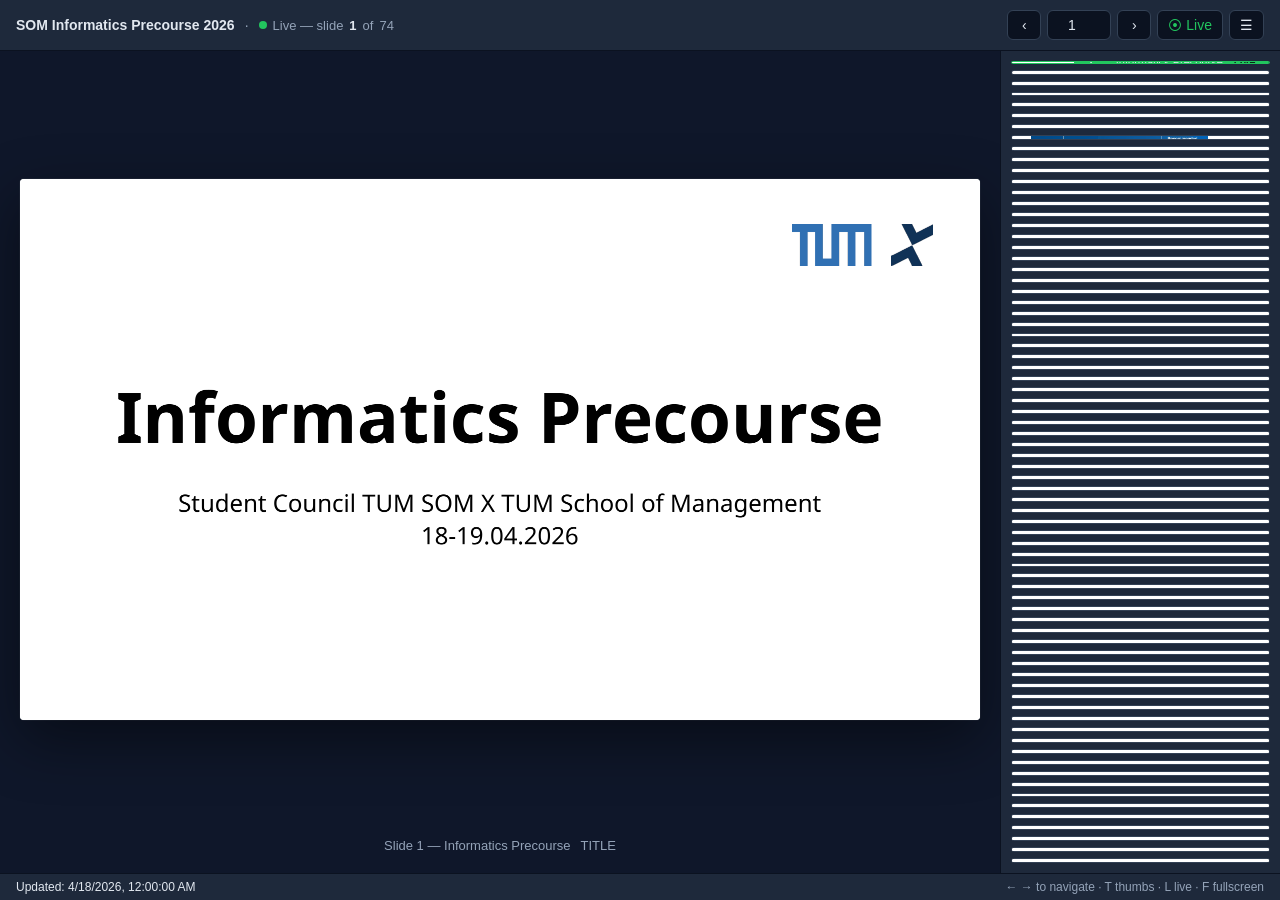
<file: docs/index.html>
<!doctype html>
<html lang="en">
<head>
<meta charset="utf-8" />
<meta name="viewport" content="width=device-width, initial-scale=1" />
<title>SOM Precourse 2026 — Live</title>
<link rel="stylesheet" href="style.css" />
</head>
<body>
<header class="topbar">
  <div class="brand">
    <strong>SOM Informatics Precourse 2026</strong>
    <span class="sep">·</span>
    <span id="live-indicator" class="live">
      <span class="dot"></span> Live — slide <span id="live-num">–</span> of <span id="total-num">–</span>
    </span>
  </div>
  <div class="controls">
    <button id="prev" title="Previous (←)" aria-label="Previous">‹</button>
    <input id="jump" type="number" min="1" value="1" aria-label="Jump to slide" />
    <button id="next" title="Next (→)" aria-label="Next">›</button>
    <button id="goto-live" title="Jump to current live slide (L)">⦿ Live</button>
    <button id="toggle-thumbs" title="Toggle thumbnails (T)">☰</button>
  </div>
</header>

<main>
  <section id="stage">
    <div id="slide" class="slide">
      <img id="slide-img" alt="" />
      <div class="missing-msg">
        Slide images haven't been built yet.
        <br>
        <small>The GitHub Actions workflow renders them on push — give it a minute after the first deploy.</small>
      </div>
    </div>
    <div class="stage-meta">
      <span id="viewing-num">Slide 1</span>
      <span id="layout-name" class="muted"></span>
    </div>
  </section>

  <aside id="thumbs" aria-label="Slide thumbnails"></aside>
</main>

<footer>
  <span>Updated: <span id="updated">–</span></span>
  <span class="muted">← → to navigate · T thumbs · L live · F fullscreen</span>
</footer>

<script src="viewer.js"></script>
</body>
</html>
</file>
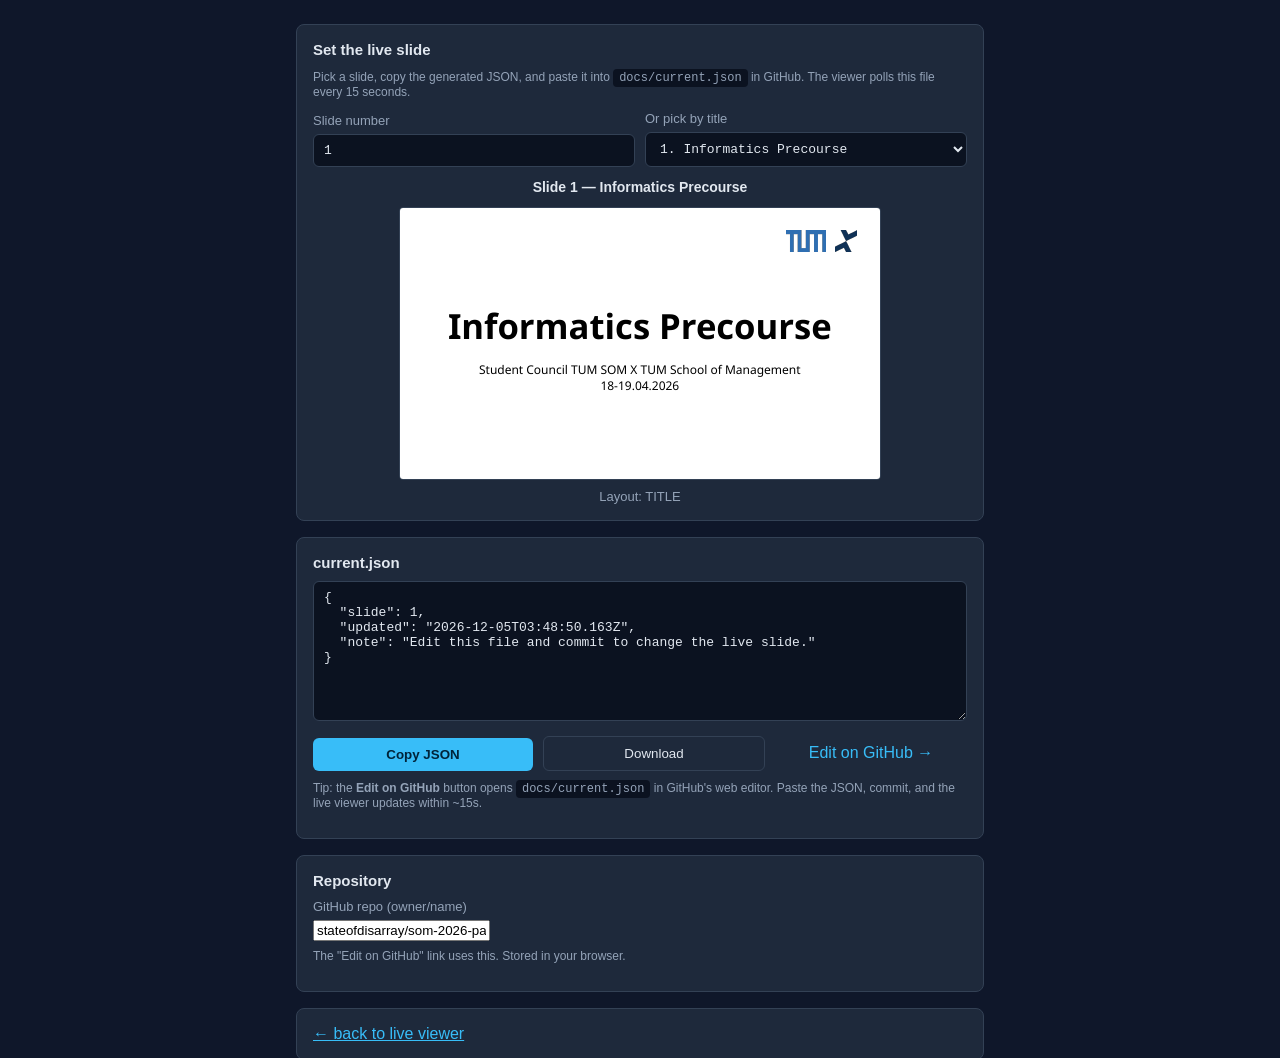
<file: docs/admin.html>
<!doctype html>
<html lang="en">
<head>
<meta charset="utf-8" />
<meta name="viewport" content="width=device-width, initial-scale=1" />
<title>Admin — set live slide</title>
<link rel="stylesheet" href="style.css" />
<style>
  body { overflow: auto; }
  .admin-wrap {
    max-width: 720px;
    margin: 24px auto;
    padding: 0 16px;
    display: flex;
    flex-direction: column;
    gap: 16px;
  }
  .card {
    background: var(--panel);
    border: 1px solid #334155;
    border-radius: 8px;
    padding: 16px;
  }
  .card h2 { margin: 0 0 10px; font-size: 15px; font-weight: 600; }
  label { display: block; font-size: 13px; color: var(--muted); margin-bottom: 6px; }
  input[type=number], select, textarea {
    width: 100%;
    background: var(--panel-2);
    color: var(--text);
    border: 1px solid #334155;
    border-radius: 6px;
    padding: 8px 10px;
    font-family: ui-monospace, SFMono-Regular, Menlo, monospace;
    font-size: 13px;
  }
  textarea { min-height: 140px; resize: vertical; }
  .row { display: flex; gap: 10px; align-items: flex-end; }
  .row > * { flex: 1; }
  button.primary {
    background: var(--accent);
    color: #00243a;
    border: 0;
    padding: 9px 14px;
    border-radius: 6px;
    font-weight: 600;
    cursor: pointer;
  }
  button.ghost {
    background: transparent;
    color: var(--text);
    border: 1px solid #334155;
    padding: 9px 14px;
    border-radius: 6px;
    cursor: pointer;
  }
  .slide-preview { text-align: center; font-size: 13px; color: var(--muted); }
  .slide-preview strong { color: var(--text); font-size: 14px; display: block; margin-bottom: 4px; }
  code { background: var(--panel-2); padding: 2px 6px; border-radius: 4px; }
  a { color: var(--accent); }
  .muted-small { font-size: 12px; color: var(--muted); }
</style>
</head>
<body>
<div class="admin-wrap">
  <div class="card">
    <h2>Set the live slide</h2>
    <p class="muted-small">Pick a slide, copy the generated JSON, and paste it into <code>docs/current.json</code> in GitHub. The viewer polls this file every 15 seconds.</p>

    <div class="row">
      <div>
        <label for="slide-num">Slide number</label>
        <input id="slide-num" type="number" min="1" value="1" />
      </div>
      <div>
        <label for="slide-pick">Or pick by title</label>
        <select id="slide-pick"></select>
      </div>
    </div>

    <div class="slide-preview" id="preview" style="margin-top:12px"></div>
  </div>

  <div class="card">
    <h2>current.json</h2>
    <textarea id="output" spellcheck="false"></textarea>
    <div class="row" style="margin-top:10px">
      <button class="primary" id="copy">Copy JSON</button>
      <button class="ghost" id="download">Download</button>
      <a class="ghost" id="edit-on-github" target="_blank" rel="noopener" style="text-align:center; text-decoration:none; line-height:36px">Edit on GitHub →</a>
    </div>
    <p class="muted-small" style="margin-top:10px">Tip: the <strong>Edit on GitHub</strong> button opens <code>docs/current.json</code> in GitHub's web editor. Paste the JSON, commit, and the live viewer updates within ~15s.</p>
  </div>

  <div class="card">
    <h2>Repository</h2>
    <label for="repo-input">GitHub repo (owner/name)</label>
    <input id="repo-input" type="text" placeholder="stateofdisarray/som-2026-pages" />
    <p class="muted-small" style="margin-top:8px">The "Edit on GitHub" link uses this. Stored in your browser.</p>
  </div>

  <div class="card">
    <a href="index.html">← back to live viewer</a>
  </div>
</div>

<script>
(async () => {
  const deck = await (await fetch("slides.json")).json();
  const numInput = document.getElementById("slide-num");
  const picker = document.getElementById("slide-pick");
  const preview = document.getElementById("preview");
  const output = document.getElementById("output");
  const repoInput = document.getElementById("repo-input");
  const editLink = document.getElementById("edit-on-github");

  numInput.max = deck.count;

  const title = (slide) => slide.title || slide.layout || "Slide";

  for (const s of deck.slides) {
    const opt = document.createElement("option");
    opt.value = s.index;
    opt.textContent = `${s.index}. ${title(s)}`;
    picker.appendChild(opt);
  }

  const STORAGE_REPO = "som2026.repo";
  repoInput.value = localStorage.getItem(STORAGE_REPO) || "stateofdisarray/som-2026-pages";
  repoInput.addEventListener("change", () => {
    localStorage.setItem(STORAGE_REPO, repoInput.value.trim());
    update();
  });

  async function loadCurrent() {
    try {
      const r = await fetch("current.json?_=" + Date.now());
      const d = await r.json();
      if (d.slide) {
        numInput.value = d.slide;
        picker.value = d.slide;
      }
    } catch (_) {}
  }

  function update() {
    const n = Math.max(1, Math.min(deck.count, Number(numInput.value) || 1));
    numInput.value = n;
    picker.value = n;
    const slide = deck.slides[n - 1];
    const nz = String(n).padStart(2, "0");
    preview.innerHTML =
      `<strong>Slide ${n} — ${title(slide)}</strong>` +
      `<img src="slides/thumb-${nz}.png" alt="" onerror="this.style.display='none'" ` +
      `style="max-width:100%; margin-top:8px; border-radius:4px; border:1px solid #334155;">` +
      `<div style="margin-top:6px">Layout: ${slide.layout || "—"}</div>`;
    const payload = {
      slide: n,
      updated: new Date().toISOString(),
      note: "Edit this file and commit to change the live slide."
    };
    output.value = JSON.stringify(payload, null, 2) + "\n";

    const repo = (repoInput.value || "").trim();
    if (repo) {
      editLink.href = `https://github.com/${repo}/edit/claude/powerpoint-to-website-Mub1B/docs/current.json`;
      editLink.classList.remove("disabled");
    } else {
      editLink.removeAttribute("href");
    }
  }

  numInput.addEventListener("input", update);
  picker.addEventListener("change", () => { numInput.value = picker.value; update(); });

  document.getElementById("copy").addEventListener("click", async () => {
    await navigator.clipboard.writeText(output.value);
    const b = document.getElementById("copy");
    const prev = b.textContent;
    b.textContent = "Copied!";
    setTimeout(() => b.textContent = prev, 1200);
  });

  document.getElementById("download").addEventListener("click", () => {
    const blob = new Blob([output.value], { type: "application/json" });
    const a = document.createElement("a");
    a.href = URL.createObjectURL(blob);
    a.download = "current.json";
    a.click();
  });

  await loadCurrent();
  update();
})();
</script>
</body>
</html>
</file>
<file: docs/style.css>
:root {
  --bg: #0f172a;
  --panel: #1e293b;
  --panel-2: #0b1220;
  --text: #e2e8f0;
  --muted: #94a3b8;
  --accent: #38bdf8;
  --live: #22c55e;
}

* { box-sizing: border-box; }
html, body { margin: 0; height: 100%; }
body {
  font-family: -apple-system, BlinkMacSystemFont, "Segoe UI", Roboto, "Helvetica Neue", Arial, sans-serif;
  background: var(--bg);
  color: var(--text);
  overflow: hidden;
  display: flex;
  flex-direction: column;
}

.topbar {
  display: flex;
  justify-content: space-between;
  align-items: center;
  padding: 10px 16px;
  background: var(--panel);
  border-bottom: 1px solid #0b1220;
  flex-shrink: 0;
  gap: 12px;
}
.brand { display: flex; align-items: center; gap: 10px; font-size: 14px; }
.brand .sep { color: var(--muted); }
.live { color: var(--muted); display: inline-flex; align-items: center; gap: 6px; font-size: 13px; }
.live .dot {
  width: 8px; height: 8px; border-radius: 50%;
  background: var(--live); box-shadow: 0 0 0 0 rgba(34,197,94,0.6);
  animation: pulse 1.8s infinite;
}
@keyframes pulse {
  0%   { box-shadow: 0 0 0 0 rgba(34,197,94,0.7); }
  70%  { box-shadow: 0 0 0 10px rgba(34,197,94,0); }
  100% { box-shadow: 0 0 0 0 rgba(34,197,94,0); }
}
.live.stale .dot { background: #ef4444; animation: none; }
.live #live-num { color: var(--text); font-weight: 600; }

.controls { display: flex; gap: 6px; align-items: center; }
.controls button, .controls input {
  background: var(--panel-2);
  color: var(--text);
  border: 1px solid #334155;
  padding: 6px 10px;
  border-radius: 6px;
  font-size: 14px;
  cursor: pointer;
  min-width: 34px;
}
.controls button:hover { border-color: var(--accent); }
.controls input { width: 64px; cursor: text; text-align: center; }
#goto-live { color: var(--live); }

main {
  flex: 1;
  display: grid;
  grid-template-columns: 1fr 280px;
  min-height: 0;
}
main.no-thumbs { grid-template-columns: 1fr; }
main.no-thumbs #thumbs { display: none; }

#stage {
  display: flex;
  flex-direction: column;
  align-items: center;
  justify-content: center;
  padding: 20px;
  min-height: 0;
  overflow: hidden;
}

.slide {
  position: relative;
  max-width: 100%;
  max-height: 100%;
  min-height: 0;
  flex: 1 1 auto;
  display: flex;
  align-items: center;
  justify-content: center;
  width: 100%;
}
.slide img {
  max-width: 100%;
  max-height: 100%;
  object-fit: contain;
  cursor: pointer;
  background: #fff;
  box-shadow: 0 20px 60px rgba(0,0,0,0.45), 0 0 0 1px rgba(255,255,255,0.05);
  border-radius: 4px;
  user-select: none;
}
.slide .missing-msg {
  display: none;
  position: absolute;
  top: 50%; left: 50%;
  transform: translate(-50%, -50%);
  background: var(--panel-2);
  color: var(--muted);
  border: 1px dashed #334155;
  border-radius: 8px;
  padding: 24px 32px;
  text-align: center;
  max-width: 420px;
  font-size: 14px;
  line-height: 1.5;
}
.slide .missing-msg small { color: var(--muted); }
.slide.missing img { display: none; }
.slide.missing .missing-msg { display: block; }

.stage-meta {
  margin-top: 10px;
  display: flex;
  gap: 10px;
  font-size: 13px;
  color: var(--muted);
  align-items: center;
}
.muted { color: var(--muted); }

#thumbs {
  background: var(--panel);
  border-left: 1px solid #0b1220;
  overflow-y: auto;
  padding: 10px;
  display: flex;
  flex-direction: column;
  gap: 6px;
}
.thumb {
  background: var(--panel-2);
  border: 1px solid #334155;
  border-radius: 6px;
  cursor: pointer;
  overflow: hidden;
  transition: border-color 0.15s;
}
.thumb:hover { border-color: var(--accent); }
.thumb.viewing { border-color: var(--accent); }
.thumb.live {
  border-color: var(--live);
  box-shadow: 0 0 0 1px var(--live) inset;
}
.thumb.live.viewing { box-shadow: 0 0 0 2px var(--live) inset; }

.thumb-img {
  width: 100%;
  aspect-ratio: 16 / 9;
  background: #fff;
  overflow: hidden;
  display: flex;
  align-items: center;
  justify-content: center;
}
.thumb-img img {
  width: 100%;
  height: 100%;
  object-fit: cover;
  display: block;
}
.thumb-meta {
  padding: 4px 8px;
  font-size: 11px;
  color: var(--muted);
  display: flex;
  align-items: center;
  gap: 6px;
}
.thumb.viewing .thumb-meta { color: var(--text); }
.thumb .n { font-weight: 700; min-width: 22px; }
.thumb .title-text {
  flex: 1;
  overflow: hidden;
  white-space: nowrap;
  text-overflow: ellipsis;
}
.thumb .live-badge {
  background: var(--live);
  color: #062d17;
  font-weight: 700;
  font-size: 10px;
  padding: 1px 5px;
  border-radius: 3px;
}

footer {
  background: var(--panel);
  padding: 6px 16px;
  font-size: 12px;
  display: flex;
  justify-content: space-between;
  border-top: 1px solid #0b1220;
  flex-shrink: 0;
}

@media (max-width: 760px) {
  main { grid-template-columns: 1fr; }
  #thumbs { display: none; }
  .brand strong { display: none; }
}
</file>
